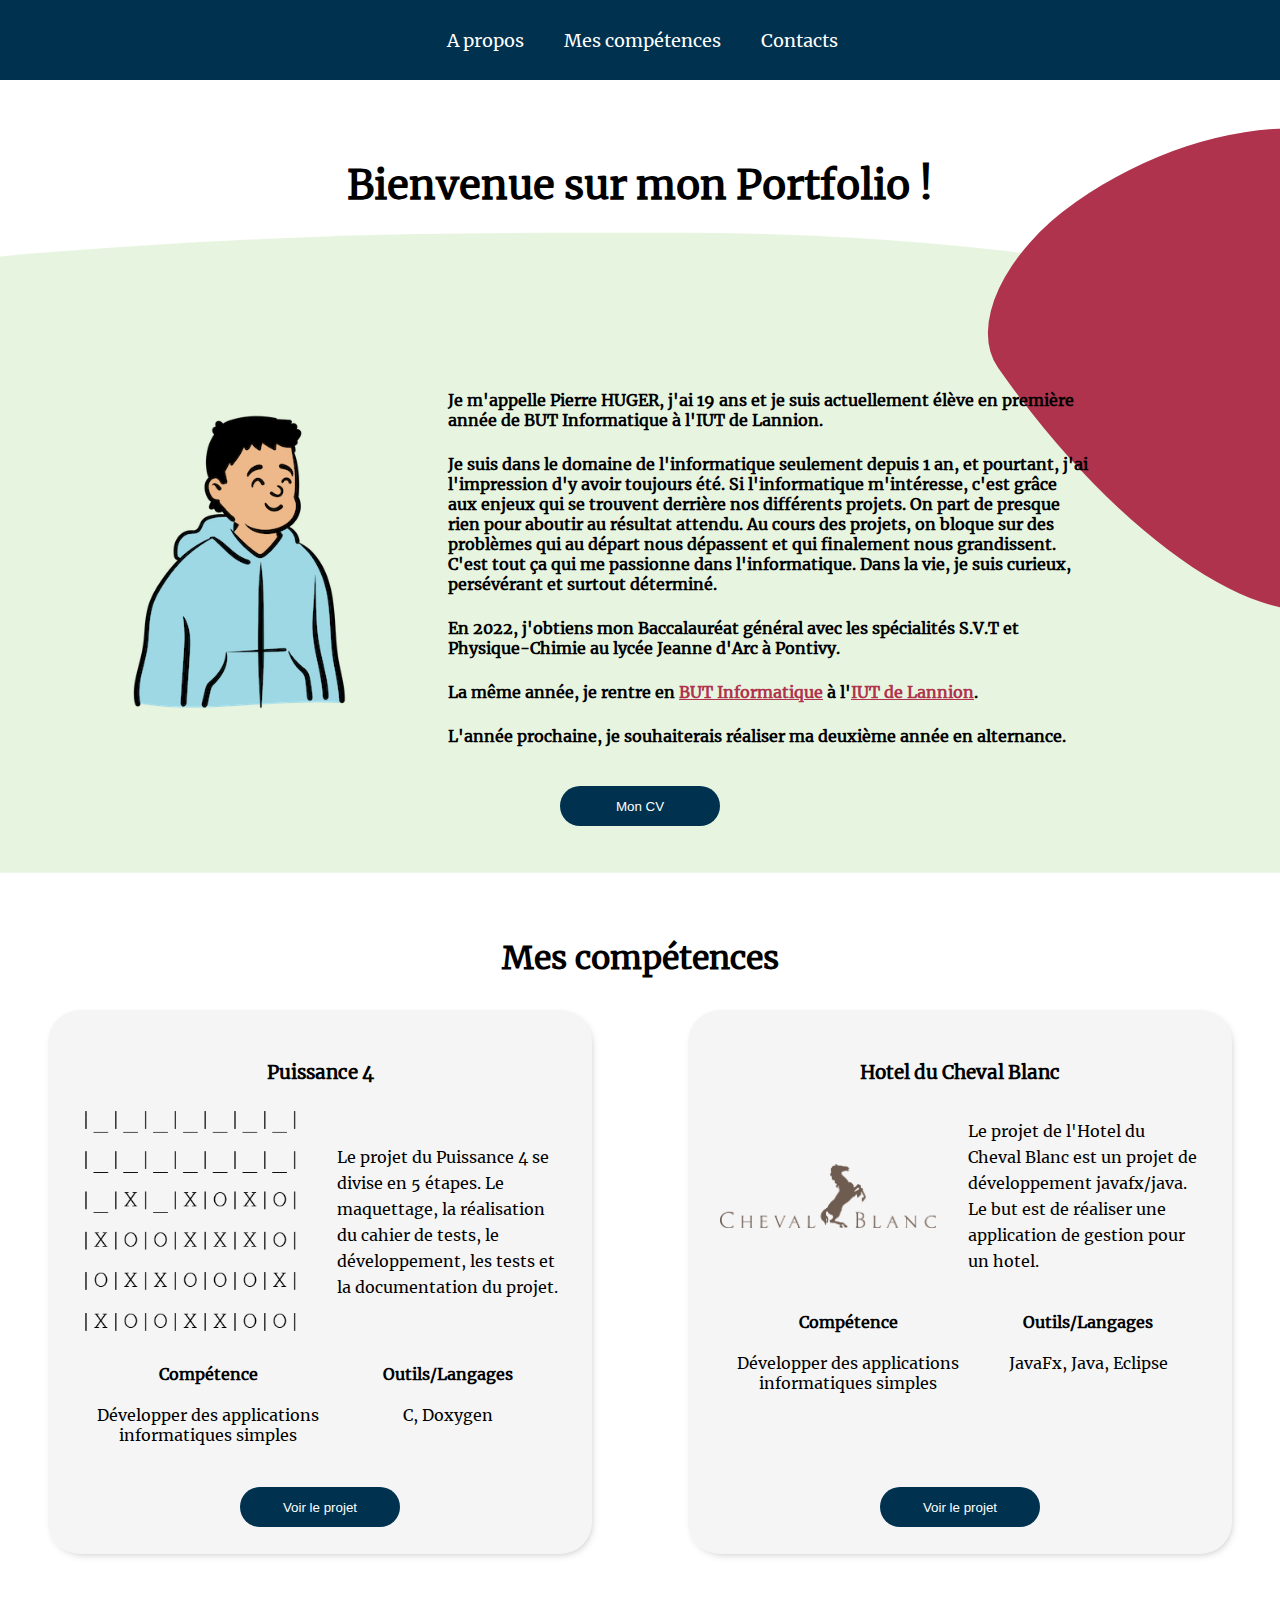
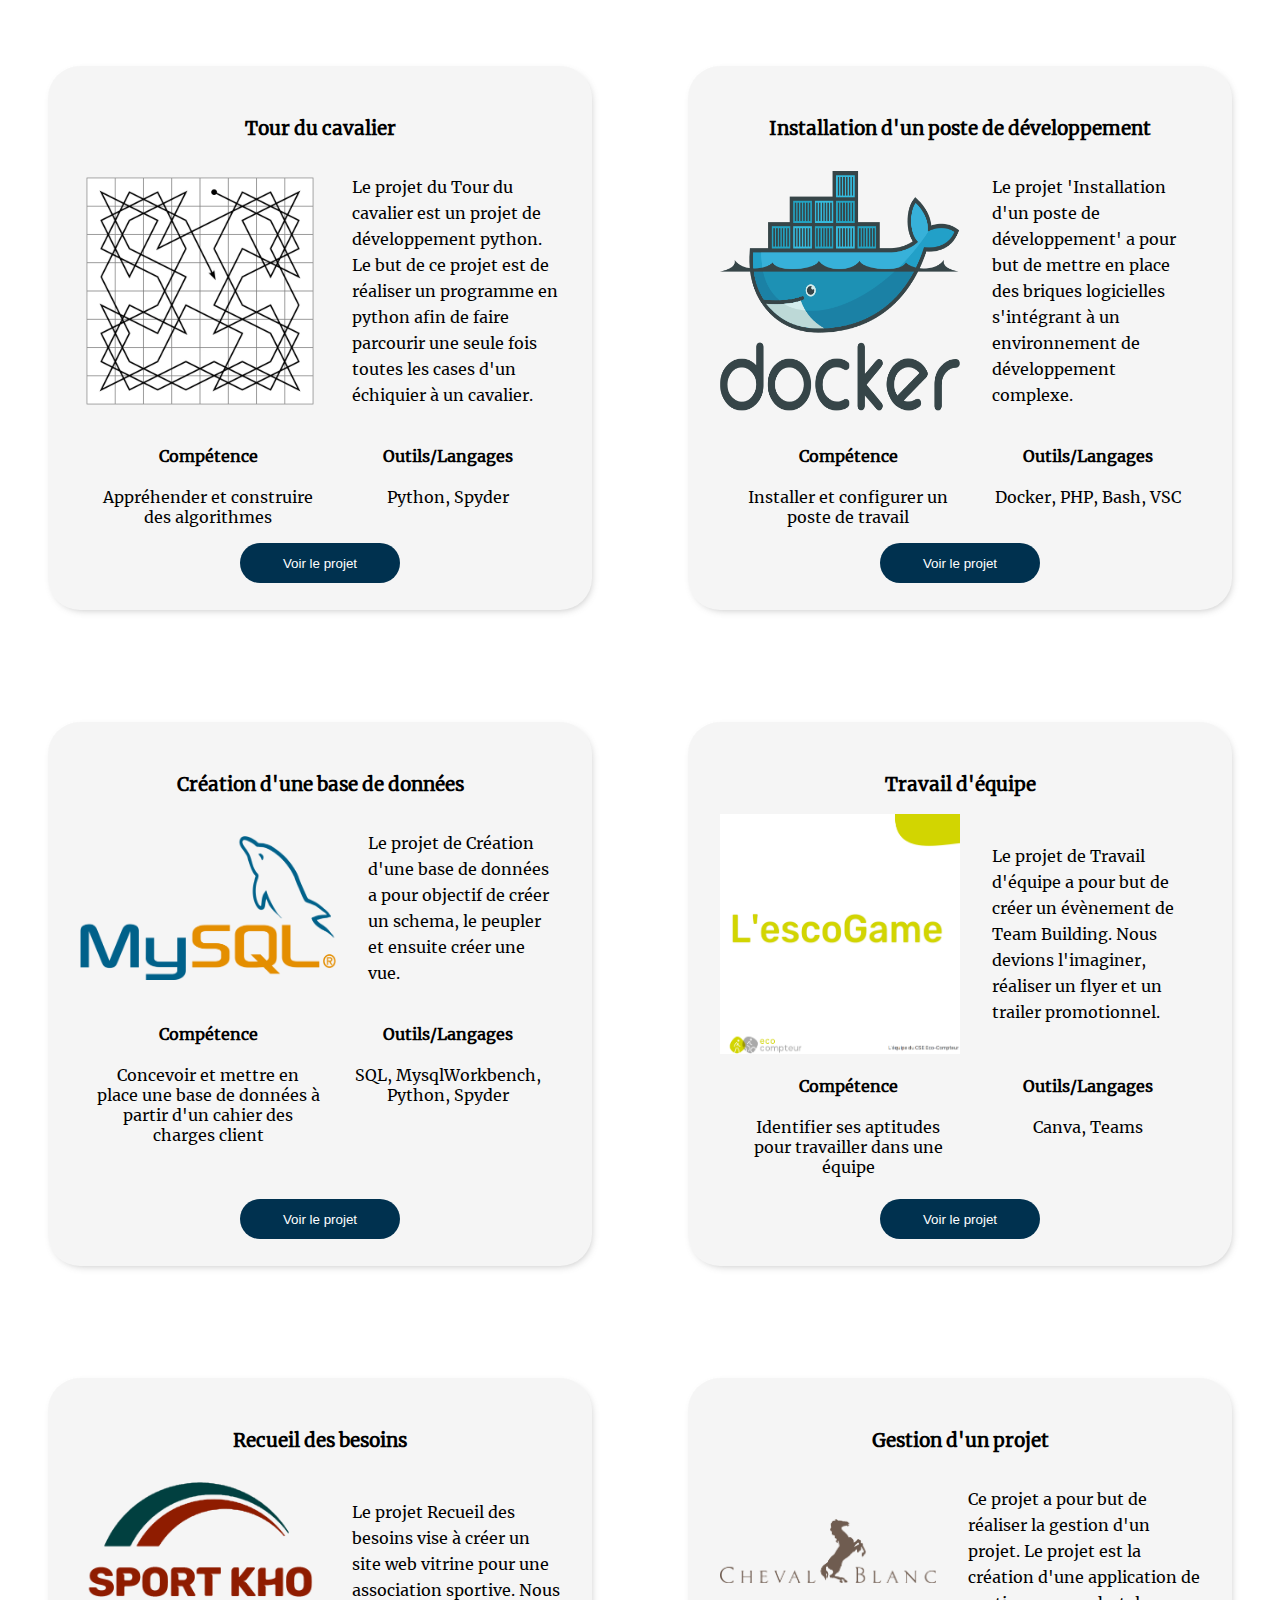
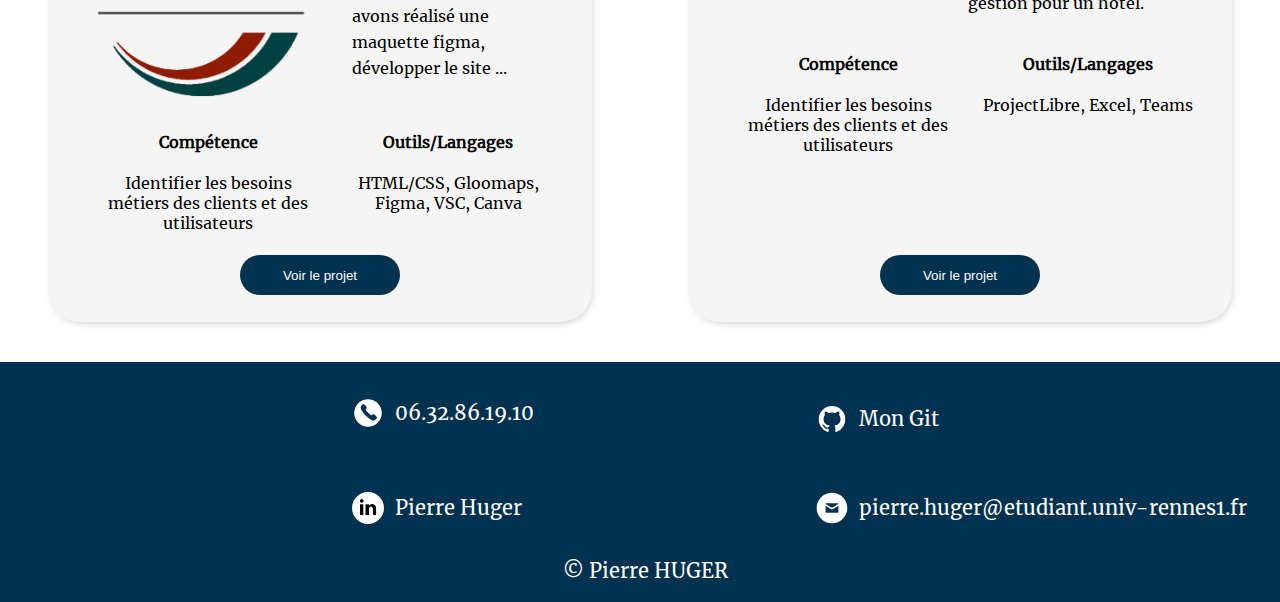
<file: index.html>
<!DOCTYPE html>
<html xmlns="http://www.w3.org/1999/xhtml" xml:lang="fr" lang="fr">

<head>
    <title>Portfolio</title>
    <meta charset="UTF-8" />
    <link rel="stylesheet" type="text/css" href="style.css" />

    <link rel="icon" href="images/Logo.png" />
</head>


<body id="Accueil">
    <header>
        <nav>
            <ul>
                <li><a href="#propos">A propos</a></li>
                <li><a href="#competences" class="competences">Mes compétences</a></li>
                <li><a href="#contacts">Contacts</a></li>
            </ul>
        </nav>
    </header>

    <main class="accueil">
        <section>


            <article id="propos"> <!--A propos-->

                <h1>Bienvenue sur mon Portfolio !</h1>

                <div></div> <!--Forme géometrique-->
                <div id="FG"></div>
                <img src="./images/Open Peeps - Bust.png" alt="Illustration de Pierre HUGER"
                    title="Illustration de Pierre HUGER" id="character">


                <p>Je m'appelle Pierre HUGER, j'ai 19 ans et je suis actuellement élève en première année de BUT
                    Informatique à l'IUT de Lannion.
                </p>



                <p>Je suis dans le domaine de l'informatique seulement depuis 1 an, et pourtant, j'ai l'impression d'y
                    avoir
                    toujours été. Si l'informatique m'intéresse, c'est grâce aux enjeux qui se trouvent derrière nos
                    différents projets. On part de presque rien pour aboutir au résultat attendu. Au cours des projets,
                    on
                    bloque sur des problèmes qui au départ nous dépassent et qui finalement nous grandissent. C'est tout
                    ça
                    qui me passionne dans l'informatique. Dans la vie, je suis curieux, persévérant et surtout
                    déterminé.
                </p>

                <p>En 2022, j'obtiens mon Baccalauréat général avec les spécialités S.V.T et Physique-Chimie au lycée
                    Jeanne d'Arc à Pontivy.
                </p>

                <p id="Lien">La même année, je rentre en <a
                        href="https://82796d45-f80d-4ab3-ab44-e35c24ccd752.filesusr.com/ugd/357eaa_a4090dba751442d9863ebd06537d0a44.pdf"
                        target="_blank">BUT
                        Informatique</a> à l'<a href="https://iut-lannion.univ-rennes.fr" target="_blank">IUT de
                        Lannion</a>.</p>

                <p>L'année prochaine, je souhaiterais réaliser ma deuxième année en alternance.</p>

                <a href="Pierre_HUGER_CV.pdf" target="_blank" id="CV"><button>Mon
                        CV</button></a><!--Target bkank permet de l'ouvrir dans une nouvelle page-->
            </article>

            <section id="competences">

                <h2>Mes compétences</h2>
                <div> <!--Premiere partie des compétences-->
                    <article>
                        <h3>Puissance 4</h3>
                        <div>
                            <img src="./images/Puissance4.png" title="Execution Puissance 4"
                                alt="Execution Puissance 4">

                            <div>
                                <p>Le projet du Puissance 4 se divise en 5 étapes. Le maquettage, la réalisation du
                                    cahier de tests, le développement, les tests et la documentation du projet.
                                </p>
                            </div>
                        </div>


                        <div class="comp">
                            <div>
                                <h4>Compétence </h4>
                                <p>Développer des applications informatiques simples</p>
                            </div>
                            <div>
                                <h4>Outils/Langages</h4>
                                <p> C, Doxygen</p>
                            </div>

                        </div>

                        <a href="https://github.com/PierreHuger/Puissance4" target="_blank">
                            <button>Voir le projet</button>
                        </a>
                    </article>

                    <article>
                        <h3>Hotel du Cheval Blanc</h3><!--C1-->
                        <div>
                            <img src="./images/Cheval_blanc.png" alt="Logo du Cheval Blanc" title="Logo du Cheval Blanc"
                                class="CB">
                            <div>
                                <p>Le projet de l'Hotel du Cheval Blanc est un projet de développement javafx/java. Le
                                    but est de réaliser une application de gestion pour un hotel.
                                </p>
                            </div>
                        </div>


                        <div class="comp">
                            <div>
                                <h4>Compétence </h4>
                                <p>Développer des applications informatiques simples</p>
                            </div>
                            <div>
                                <h4>Outils/Langages</h4>
                                <p> JavaFx, Java, Eclipse</p>
                            </div>

                        </div>

                        <a href="https://github.com/PierreHuger/Dev_Cheval_Blanc" target="_blank">
                            <button>Voir le projet</button>
                        </a>

                    </article>

                    <article>
                        <h3>Tour du cavalier</h3><!--C2-->

                        <div>
                            <img src="./images/TourCavalier.png" alt="Tour du cavalier" title="Tour du cavalier">
                            <div>
                                <p>Le projet du Tour du cavalier est un projet de développement python. Le
                                    but de ce projet est de réaliser un programme en python afin de faire parcourir
                                    une seule fois toutes les cases d'un échiquier à un cavalier.
                                </p>
                            </div>
                        </div>


                        <div class="comp">
                            <div>
                                <h4>Compétence </h4>
                                <p>Appréhender et construire des algorithmes</p>
                            </div>
                            <div>
                                <h4>Outils/Langages</h4>
                                <p> Python, Spyder</p>
                            </div>

                        </div>

                        <a href="https://github.com/PierreHuger/Tour_Cavalier" target="_blank">
                            <button>Voir le projet</button>
                        </a>
                    </article>

                    <article>
                        <h3>Installation d'un poste de développement</h3> <!--C3-->

                        <div>
                            <img src="./images/Docker.png" alt="Logo Docker" title="Logo Docker">
                            <div>
                                <p>Le projet 'Installation d'un poste de développement' a pour but de mettre en place
                                    des briques logicielles s'intégrant à un environnement de développement complexe.
                                </p>
                            </div>
                        </div>


                        <div class="comp">
                            <div>
                                <h4>Compétence </h4>
                                <p>Installer et configurer un poste de travail</p>
                            </div>
                            <div>
                                <h4>Outils/Langages</h4>
                                <p> Docker, PHP, Bash, VSC</p>
                            </div>

                        </div>

                        <a href="https://github.com/PierreHuger/Installation_poste_developpement" target="_blank">
                            <button>Voir le projet</button>
                        </a>
                    </article>

                    <article>
                        <h3>Création d'une base de données</h3><!--C4-->

                        <div>
                            <img src="./images/SQL.png" alt="Logo Mysql" title="Logo Mysql" id="BDD">
                            <div>
                                <p>Le projet de Création d'une base de données a pour objectif de créer un schema, le
                                    peupler et ensuite créer une vue.
                                </p>
                            </div>
                        </div>


                        <div class="comp">
                            <div>
                                <h4>Compétence </h4>
                                <p>Concevoir et mettre en place une base de données à partir d'un cahier des charges
                                    client
                                </p>
                            </div>

                            <div>
                                <h4>Outils/Langages</h4>
                                <p> SQL, MysqlWorkbench, Python, Spyder</p>
                            </div>

                        </div>

                        <a href="https://github.com/PierreHuger/Bdd" target="_blank">
                            <button>Voir le projet</button>
                        </a>
                    </article>

                    <article>
                        <h3>Travail d'équipe</h3><!--C6-->

                        <div>
                            <img src="./images/Escogame.PNG" alt="Escogame" title="Escogame">
                            <div>
                                <p>Le projet de Travail d'équipe a pour but de créer un évènement de Team Building. Nous
                                    devions l'imaginer, réaliser un flyer et un trailer promotionnel.
                                </p>
                            </div>
                        </div>


                        <div class="comp">
                            <div>
                                <h4>Compétence </h4>
                                <p>Identifier ses aptitudes pour travailler dans une équipe</p>
                            </div>

                            <div>
                                <h4>Outils/Langages</h4>
                                <p> Canva, Teams</p>
                            </div>

                        </div>

                        <a href="https://github.com/PierreHuger/Escogame" target="_blank">
                            <button>Voir le projet</button>
                        </a>
                    </article>


                    <article>
                        <h3>Recueil des besoins </h3> <!--C5-->

                        <div>
                            <img src="./images/SportKho.png" alt="SportKho" title="SportKho">
                            <div>
                                <p>Le projet Recueil des besoins vise à créer un site web vitrine pour une association
                                    sportive. Nous avons réalisé une maquette figma, développer le site ...
                                </p>
                            </div>
                        </div>


                        <div class="comp">
                            <div>
                                <h4>Compétence </h4>
                                <p>Identifier les besoins métiers des clients et des utilisateurs</p>
                            </div>

                            <div>
                                <h4>Outils/Langages</h4>
                                <p> HTML/CSS, Gloomaps, Figma, VSC, Canva</p>
                            </div>

                        </div>

                        <a href="https://github.com/PierreHuger/Sport_Kho" target="_blank">
                            <button>Voir le projet</button>
                        </a>
                    </article>

                    <article>
                        <h3>Gestion d'un projet</h3> <!--C5-->

                        <div>
                            <img src="./images/Cheval_blanc.png" alt="Cheval Blanc" title="Cheval Blanc" class="CB">
                            <div>
                                <p>Ce projet a pour but de réaliser la gestion d'un projet. Le projet est la création
                                    d'une application de gestion pour un hotel.</p>

                            </div>
                        </div>


                        <div class="comp">
                            <div>
                                <h4>Compétence </h4>
                                <p>Identifier les besoins métiers des clients et des utilisateurs</p>
                            </div>

                            <div>
                                <h4>Outils/Langages</h4>
                                <p>ProjectLibre, Excel, Teams</p>
                            </div>

                        </div>

                        <a href="https://github.com/PierreHuger/Gestion_Projet" target="_blank">
                            <button>Voir le projet</button>
                        </a>
                    </article>


                </div>
            </section>



    </main>

    <footer>
        <section id="contacts"> <!--Contact-->
            <div id="Reseaux">
                <article>
                    <img src="./Icons/telephone.svg" alt="Telephone" title="Telephone">
                    <p>06.32.86.19.10</p>
                </article>

                <article>
                    <a href="https://github.com/PierreHuger" target="_blank">
                        <img src="./Icons/github.svg" alt="Logo Github" title="Logo Github">
                        <p>Mon Git</p>
                    </a>
                </article>

                <article>
                    <a href="https://www.linkedin.com/in/pierre-huger-5ab18926a" target="_blank">

                        <!--Linkedin-->
                        <img src="./Icons/linkedin.svg" alt="Logo LinkedIn" title="Logo LinkedIn">
                        <p>Pierre Huger</p>
                    </a>
                </article>

                <article>
                    <a href="mailto:pierre.huger@etudiant.univ-rennes1.fr" target="_blank">

                        <img src="./Icons/mail.svg" alt="Mail" title="Mail">
                        <p>pierre.huger@etudiant.univ-rennes1.fr</p>
                    </a>
                </article>
            </div>

            <div id="copyright">
                <p>&copy; Pierre HUGER</p>
            </div>
        </section>
    </footer>
</body>

</html>
</file>
<file: style.css>
@font-face {
    font-family: 'LoraRegular';
    src: url('./Fonts/Lora/static/Lora-Regular.ttf');
}

@font-face {
    font-family: 'MerryWeather';
    src: url(./Fonts/Merriweather/Merriweather-Regular.ttf);
}

body {
    width: 100%;
    overflow-x: hidden;
    margin-left: 0px;
    font-family: 'MerryWeather', sans-serif;
}


a {
    text-decoration: none;
    color: white;
}

/**************Header**************/
header {
    background-color: #00314F;
    width: 100%;
    height: 5em;
    margin-top: -8px;
    display: flex;
    align-items: center;
}

header ul li {
    display: inline-block;
    margin-right: 2em;
    font-size: large;
}


header a:hover,
header a:focus,
#Accueil header a.accueil,
#Competences header a.competences {
    color: #AF334C;
}


nav {
    margin: auto;
}



/**********Page d'accueil***********/


/***************Main***************/

/**************Article à propos**************/

h1 {
    margin: 2em 0 0 0;
    font-size: 2.5em;
    text-align: center;
}

/**Image de mon personnage**/
.accueil img#character {
    width: 15em;
    height: 20em;
    z-index: 1;
    position: relative;
    bottom: -12em;
    left: 7.5em;
}

/**Articles**/
.accueil article {
    position: relative;
}

.accueil section>article:first-child p {
    width: 50%;
    margin: 0 0 0 0;
}


/**************Formes**************/

/**Forme verte**/
.accueil article#propos>div:first-of-type {
    position: absolute;
    top: -48em;
    left: 3em;
    width: 40em;
    height: 145.1em;
    background-color: #88CC63;
    /*2B8AC4*/
    /*Bleu a garder*/
    opacity: 20%;
    border-radius: 65% 0% 100% 73% / 63% 100% 0% 100%;
    transform: rotate(90deg);
}

/**Forme rouge**/
.accueil div#FG {
    position: absolute;
    right: -15em;
    top: -3em;
    width: 30em;
    height: 30em;
    background-color: #AF334C;
    border-radius: 49% 51% 81% 19% / 67% 68% 32% 33%;
    transform: rotate(55deg);

}

.accueil p#Lien>a {
    text-decoration: underline;
    color: #AF334C;
}


/**Texte à propos page d'accueil**/
.accueil article#propos>p {
    position: relative;
    left: 28em;
    bottom: 9em;
    margin-bottom: 1.5em;
    font-weight: bold;
}


/**Lien cliquable sur les boutons**/
.accueil article:first-of-type>a#CV {
    position: absolute;
    left: 50%;
    transform: translateX(-50%);
    bottom: 4em;
}


/**Boutons**/
button {
    background-color: #00314F;
    color: white;
    border-radius: 33px;
    border: none;
    cursor: pointer;
}

.accueil button {
    width: 12em;
    height: 3em;
}



/**************Compétences sur la page d'accueil**************/

/**Mise en lignes des différentes compétences**/
.accueil section>div {
    display: grid;
    grid-template-columns: 1fr 1fr;
    align-items: center;
    justify-items: center;
    row-gap: 7em;
}

.accueil section#competences button {
    position: absolute;
    bottom: 2em;
    left: 50%;
    transform: translate(-50%);
}

.accueil section>div>article {
    width: 30em;
    height: 30em;
    box-shadow: 2px 3px 8px -4px #5f5f5f7d;
    border-radius: 32px;
    text-align: center;
    padding: 2em;
    background-color: #0000000a;
}

.accueil div>article>div {
    display: flex;
    align-items: center;
}

.accueil div>article>div img {
    width: 15em;
    height: 15em;
    margin-right: 4em;
}

.accueil div>article>div img.CB {
    width: 16em;
    height: 4em;
    margin-right: 4em;
}

.accueil div>article>div img#BDD {
    width: 16em;
    height: 9em;
    margin-right: 4em;
}

.accueil h3+div div {
    text-align: start;
    margin-left: -2em;
    line-height: 26px;
}

.accueil div.comp>div {
    width: 19em;
    margin-left: 1em;
}

.accueil div.comp {
    margin-bottom: 1em;
    align-items: start;
}

.accueil h2 {
    text-align: center;
    margin: 1.5em 0 1em 0;
    font-size: 2em;
}

/******************FIN PAGE D'ACCUEIL******************/

/**************Footer*************/

/*************Contacts*************/

/**Icones contacts**/
section#contacts img {
    width: 2em;
}


section#contacts {
    position: relative;
    background-color: #00314F;
    width: 100%;
    height: 15em;
    margin-top: 2em;
    bottom: -8px;
}


section#contacts div#Reseaux {
    display: grid;
    grid-template-columns: 1fr 1fr;
    margin-left: 22em;
}


section#contacts article,
section#contacts a {
    display: flex;
    align-items: center;
    margin-top: 12px;
}

section#contacts p {
    margin-left: 11px;
    font-size: 20px;
    width: 20em;
    color: white
}

section#contacts div#copyright {
    position: absolute;
    height: 4em;
    bottom: 0em;
    left: 50%;
    transform: translatex(-50%);
}

section#contacts div#copyright>p {
    width: auto;
}

/*
section#contacts div#Reseaux ul {
    padding: 0;
    margin-left: 6em;
}
*/

section#contacts img {
    filter: invert(99%) sepia(46%) saturate(2%) hue-rotate(284deg) brightness(116%) contrast(100%);
}

/*****************FIN*****************/
</file>
